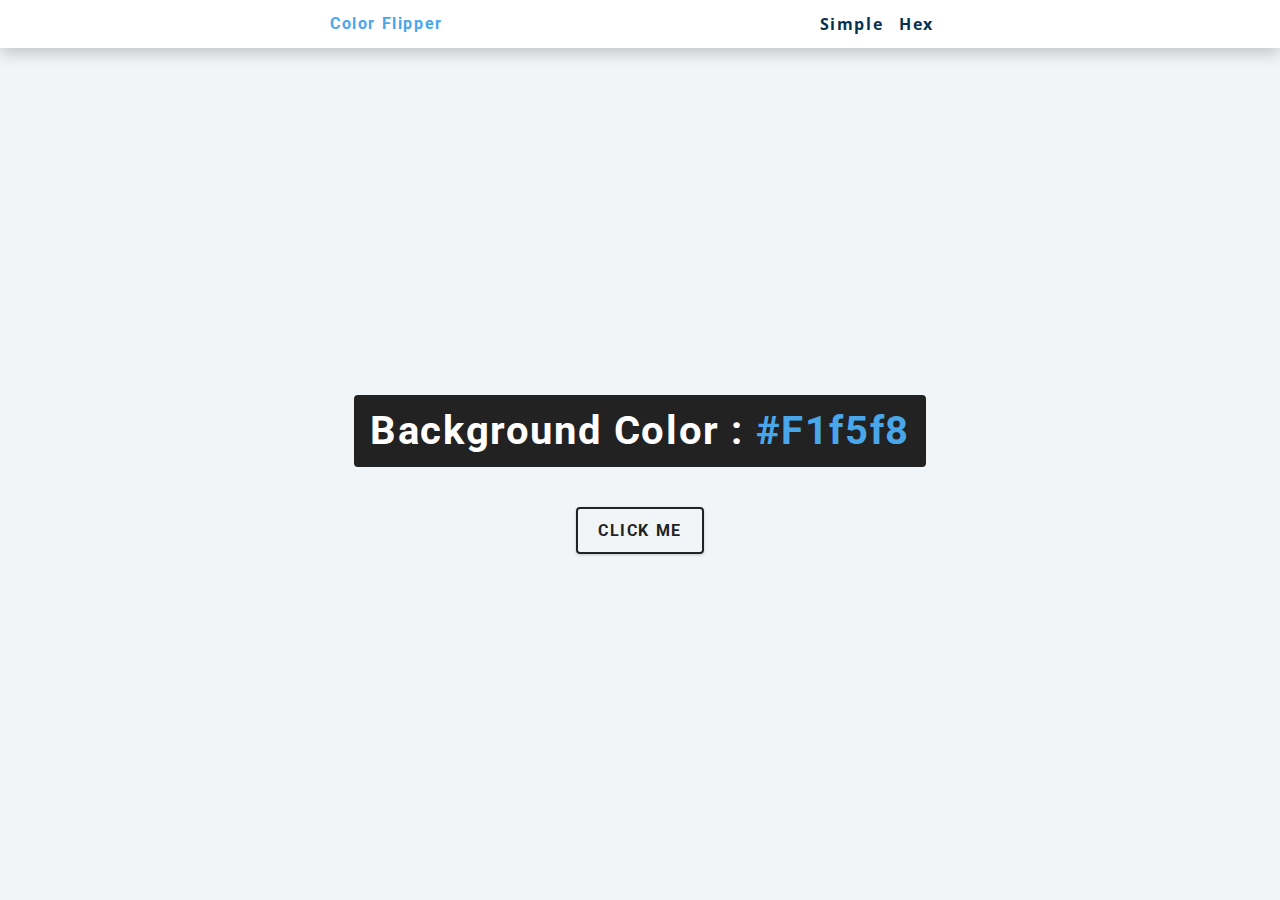
<file: Color flipper/index.html>
<!DOCTYPE html>
<html lang="en">
  <head>
    <meta charset="UTF-8" />
    <meta name="viewport" content="width=device-width, initial-scale=1.0" />
    <title>Color Flipper || Simple</title>

    <!-- styles -->
    <link rel="stylesheet" href="styles.css" />
  </head>
  <body>
    <nav>
     <div class="nav-center">
        <h4>color flipper</h4>
        <ul class="nav-links">
          <li><a href="index.html">Simple</a></li>
          <li><a href="hex.html">Hex</a></li>
        </ul>
      </div>
    </nav>
    <main>
      <div class="container">
        <h2>Background color : <span class="color">#f1f5f8</span></h2>
        <button class="btn btn-hero" id="btn">click me</button>
      </div>
    </main>
    
    <!-- javascript -->
    <script src="app.js"></script>
  </body>
</html>
</file>
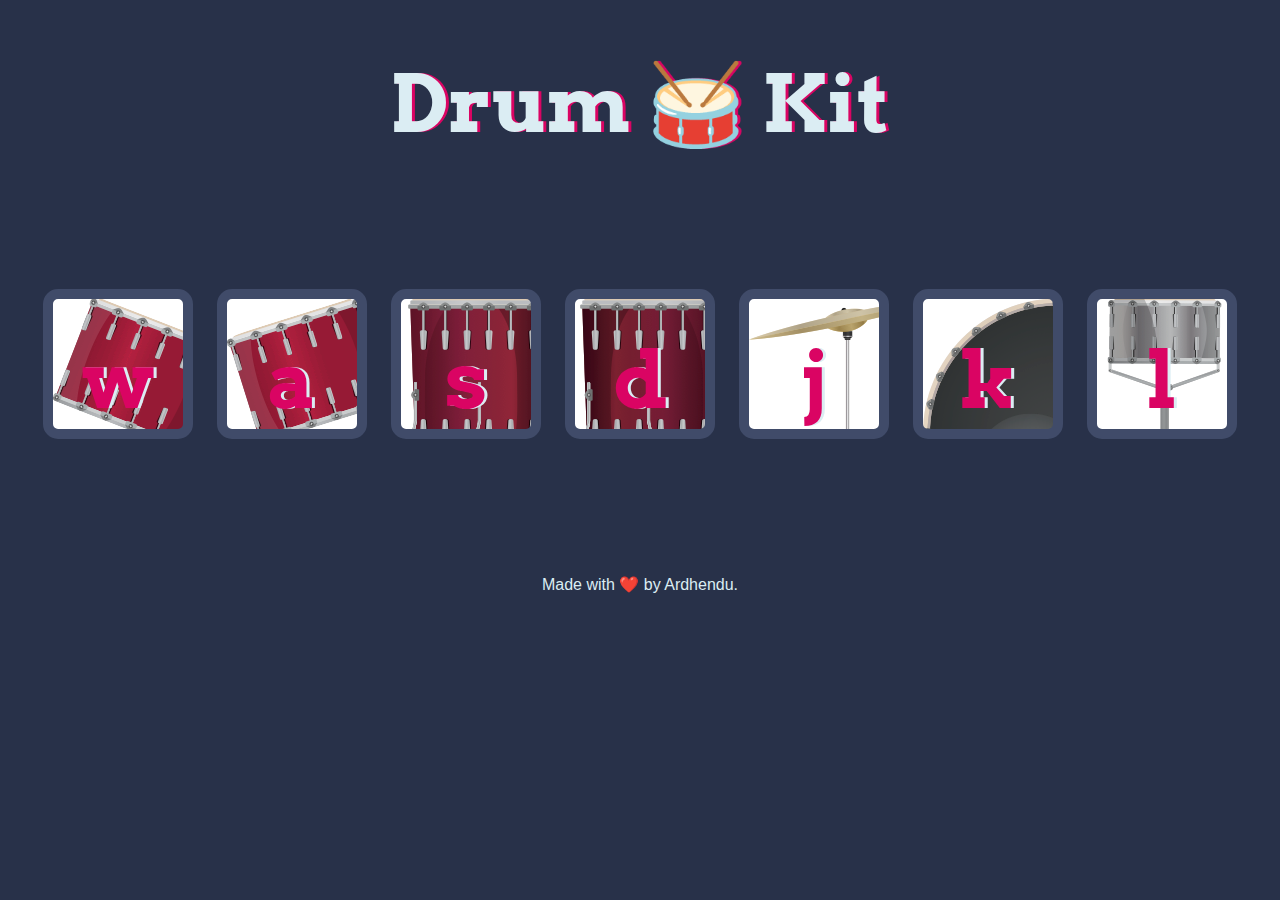
<file: Drum kit/index.html>
<!DOCTYPE html>
<html lang="en" dir="ltr">

<head>
  <meta charset="utf-8">
  <title>Drum Kit</title>
  <link rel="stylesheet" href="styles.css">
  <link href="https://fonts.googleapis.com/css?family=Arvo" rel="stylesheet">
</head>

<body>

  <h1 id="title">Drum 🥁 Kit</h1>
  <div class="set">
    <button class="w drum">w</button>
    <button class="a drum">a</button>
    <button class="s drum">s</button>
    <button class="d drum">d</button>
    <button class="j drum">j</button>
    <button class="k drum">k</button>
    <button class="l drum">l</button>
  </div>


  <footer>
    Made with ❤️ by Ardhendu.
  </footer>
<script src="index.js"></script>
<!-- <script src="test.js"></script> -->
</body>

</html>
</file>
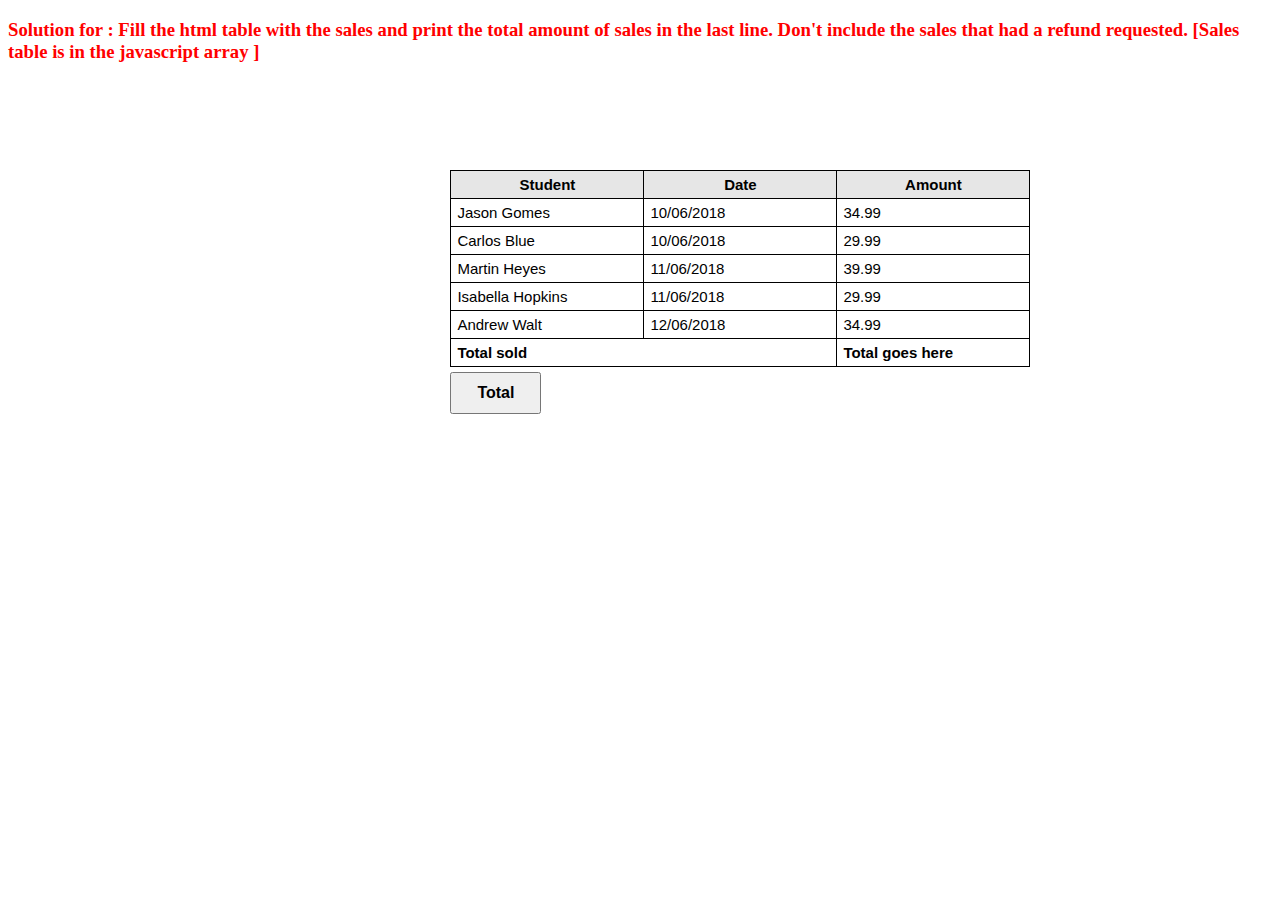
<file: FeesOfStudent/index.html>
<!DOCTYPE html>
<html lang="en">
<head>
    <meta charset="UTF-8">
    <meta http-equiv="X-UA-Compatible" content="IE=edge">
    <meta name="viewport" content="width=device-width, initial-scale=1.0">
    <link rel="stylesheet" href="style.css">
    <title>Accounts</title>
</head>
<body>
    <h3> Solution for :
        Fill the html table with the sales and print the total amount of sales in the last line. 
        Don't include the sales that had a refund requested. [Sales table is in the javascript array ]
    </h3>
    <div class="tableBox">
        <table>
            <tr>
                <th>Student</th>
                <th>Date</th>
                <th>Amount</th>

            </tr>

            <tbody id="course_sales">
                <tr>
                    <td class="s"></td>
                    <td class="d"> </td>
                    <td class="a"></td>
                </tr>
            </tbody>
            
            <tr style="font-weight: bold">
                    
                    <td colspan="2">Total sold</td>
                    <td id="total_sold">Total goes here</td>

                </tr>
            

        </table>
        <button type="submit" class="btn">Total</button>
    </div>
<script src="index.js"></script>
</body>
</html>
</file>
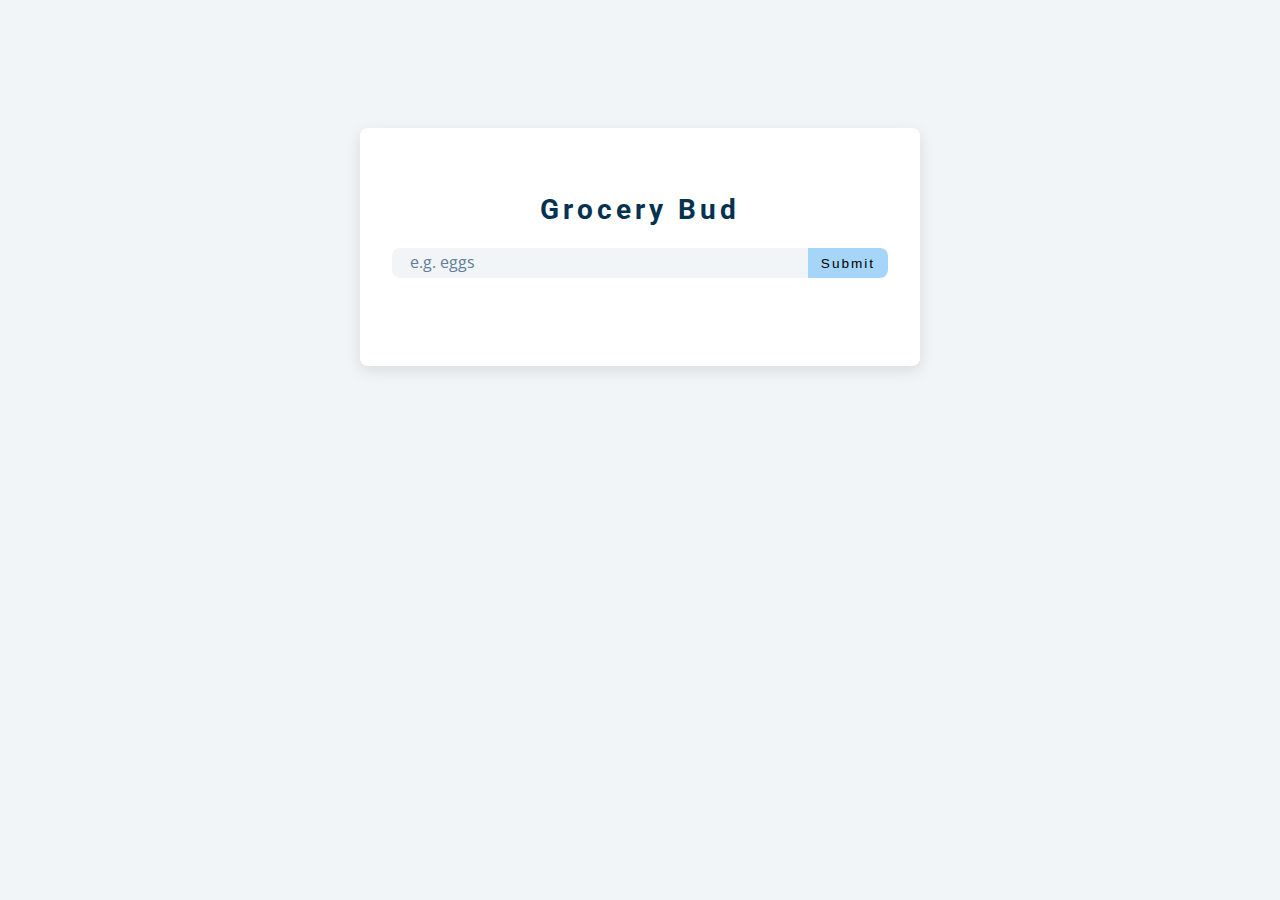
<file: Grocery buds/index.html>
<!DOCTYPE html>
<html lang="en">
  <head>
    <meta charset="UTF-8" />
    <meta name="viewport" content="width=device-width, initial-scale=1.0" />
    <title>Grocery Bud</title>
    <!-- font-awesome -->
    <link
      rel="stylesheet"
      href="https://cdnjs.cloudflare.com/ajax/libs/font-awesome/5.14.0/css/all.min.css"
    />
    <!-- styles -->
    <link rel="stylesheet" href="styles.css" />
  </head>
  <body>
    <section class="section-center">
      <!-- form -->
      <form class="grocery-form">
        <p class="alert"></p>
        <h3>grocery bud</h3>
        <div class="form-control">
          <input type="text" id="grocery" placeholder="e.g. eggs" />
          <button type="submit" class="submit-btn">submit</button>
        </div>
      </form>
      <!-- list -->
      <div class="grocery-container">
        <div class="grocery-list"></div>
        <button class="clear-btn">clear items</button>
      </div>
    </section>
    <!-- javascript -->
    <script src="app.js"></script>
  </body>
</html>
</file>
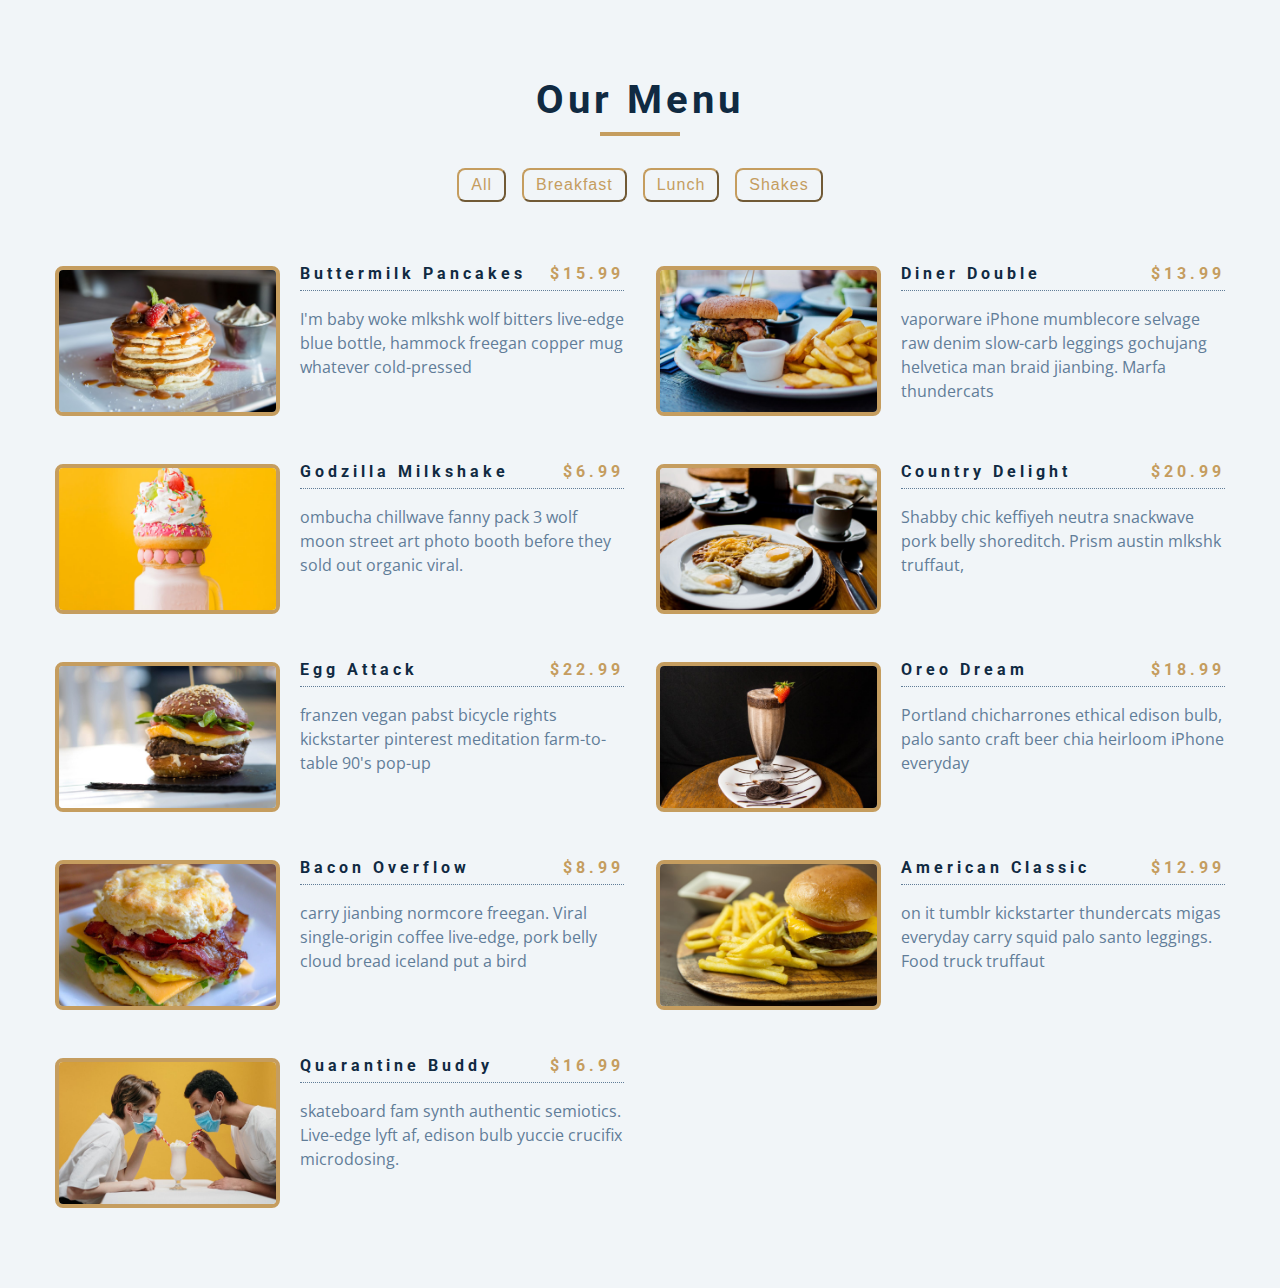
<file: hotel-menu/index.html>
<!DOCTYPE html>
<html lang="en">
  <head>
    <meta charset="UTF-8" />
    <meta name="viewport" content="width=device-width, initial-scale=1.0" />
    <title>Menu</title>
    <!-- font-awesome -->
    <link
      rel="stylesheet"
      href="https://cdnjs.cloudflare.com/ajax/libs/font-awesome/5.14.0/css/all.min.css"
    />
    <!-- styles -->
    <link rel="stylesheet" href="styles.css" />
  </head>
  <body>
    <section class="menu">
      <!-- title -->
      <div class="title">
        <h2>our menu</h2>
        <div class="underline"></div>
      </div>
      <!-- filter buttons -->
      <div class="btn-container">
        <button type="button" class="filter-btn" data-id="all">all</button>
        <button type="button" class="filter-btn" data-id="breakfast">
          breakfast
        </button>
        <button type="button" class="filter-btn" data-id="lunch">lunch</button>
        <button type="button" class="filter-btn" data-id="shakes">
          shakes
        </button>
      </div>
      <!-- menu items -->
      <div class="section-center">
        <!-- single item -->
        <article class="menu-item">
          <img src="./menu-item.jpeg" alt="menu item" class="photo" />
          <div class="item-info">
            <header>
              <h4>buttermilk pancakes</h4>
              <h4 class="price">$15</h4>
            </header>
            <p class="item-text">
              Lorem ipsum dolor sit amet consectetur adipisicing elit.
              Repudiandae, sint quam. Et reprehenderit fugiat nesciunt inventore
              laboriosam excepturi! Quo, officia.
            </p>
          </div>
        </article>
        <!-- end of single item -->
       
      </div>
    </section>
    <!-- javascript -->
    <script src="app.js"></script>
  </body>
</html>
</file>
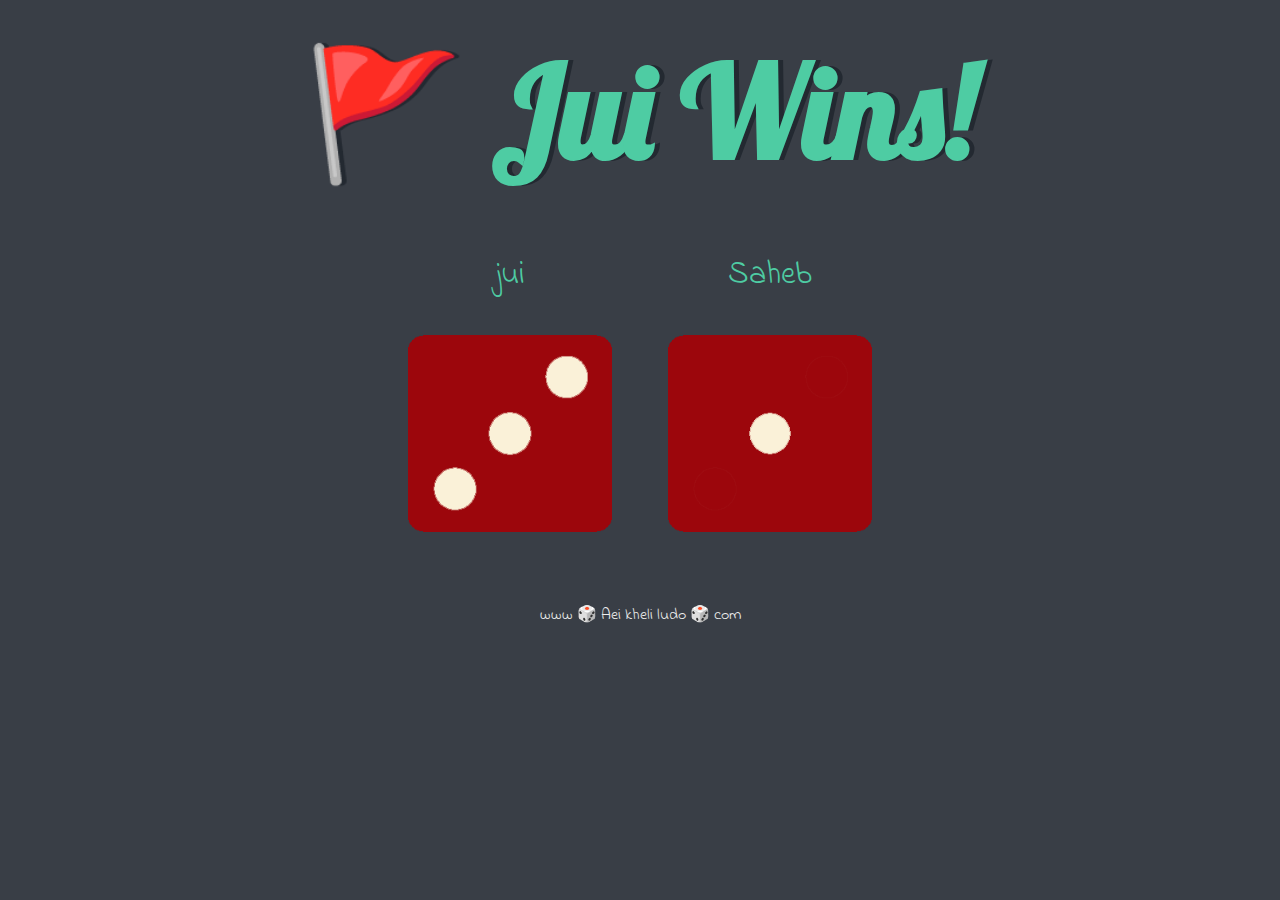
<file: Ludo/index.html>
<!DOCTYPE html>
<html lang="en" dir="ltr">
  <head>
    <meta charset="utf-8">
    <title>Dicee</title>
    <link rel="stylesheet" href="styles.css">
    <link href="https://fonts.googleapis.com/css?family=Indie+Flower|Lobster" rel="stylesheet">

  </head>
  <body>

    <div class="container">
      <h1>Refresh Me</h1>

      <div class="dice">
        <p>jui</p>
        <img class="img1" src="images/dice6.png">
      </div>

      <div class="dice">
        <p>Saheb</p>
        <img class="img2" src="images/dice6.png">
      </div>

    </div>

    <script src="index.js" charset="utf-8"></script>

      </body>

      <footer>
        www 🎲 Aei kheli ludo 🎲 com
      </footer>
    </html>
</file>
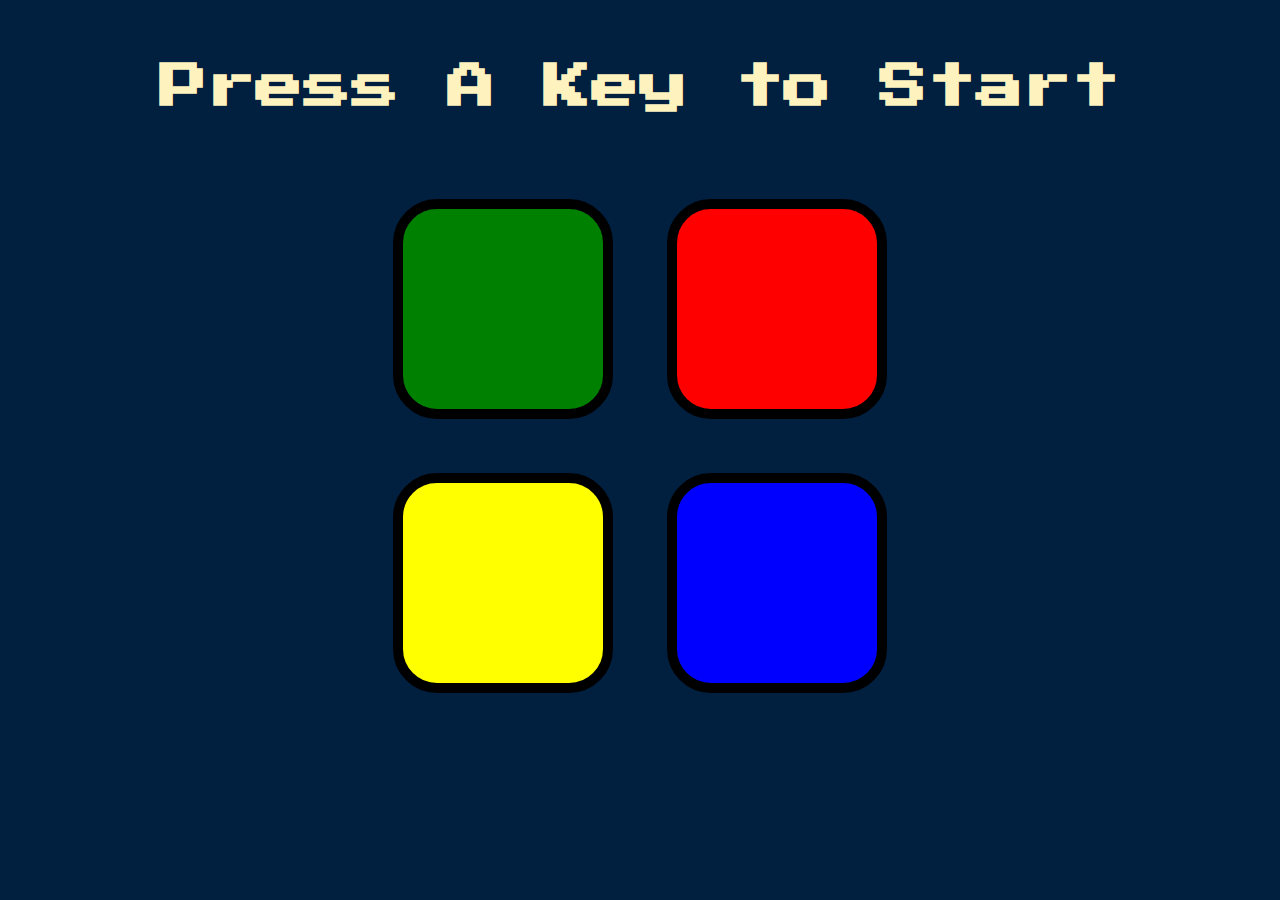
<file: Simon_Game/index.html>
<!DOCTYPE html>
<html lang="en" dir="ltr">

<head>
  <meta charset="utf-8">
  <title>Simon</title>
  <link rel="stylesheet" href="styles.css">
  <link href="https://fonts.googleapis.com/css?family=Press+Start+2P" rel="stylesheet">
</head>

<body>
  <h1 id="level-title">Press A Key to Start</h1>
  <div class="container">
    <div class="row">

      <div type="button" id="green" class="btn green">

      </div>

      <div type="button" id="red" class="btn red">

      </div>
    </div>

    <div class="row">

      <div type="button" id="yellow" class="btn yellow">

      </div>
      <div type="button" id="blue" class="btn blue">

      </div>

    </div>

  </div>
  <script src="https://ajax.googleapis.com/ajax/libs/jquery/3.6.0/jquery.min.js"></script>   
<script src="game.js"></script>
</body>

</html>
</file>
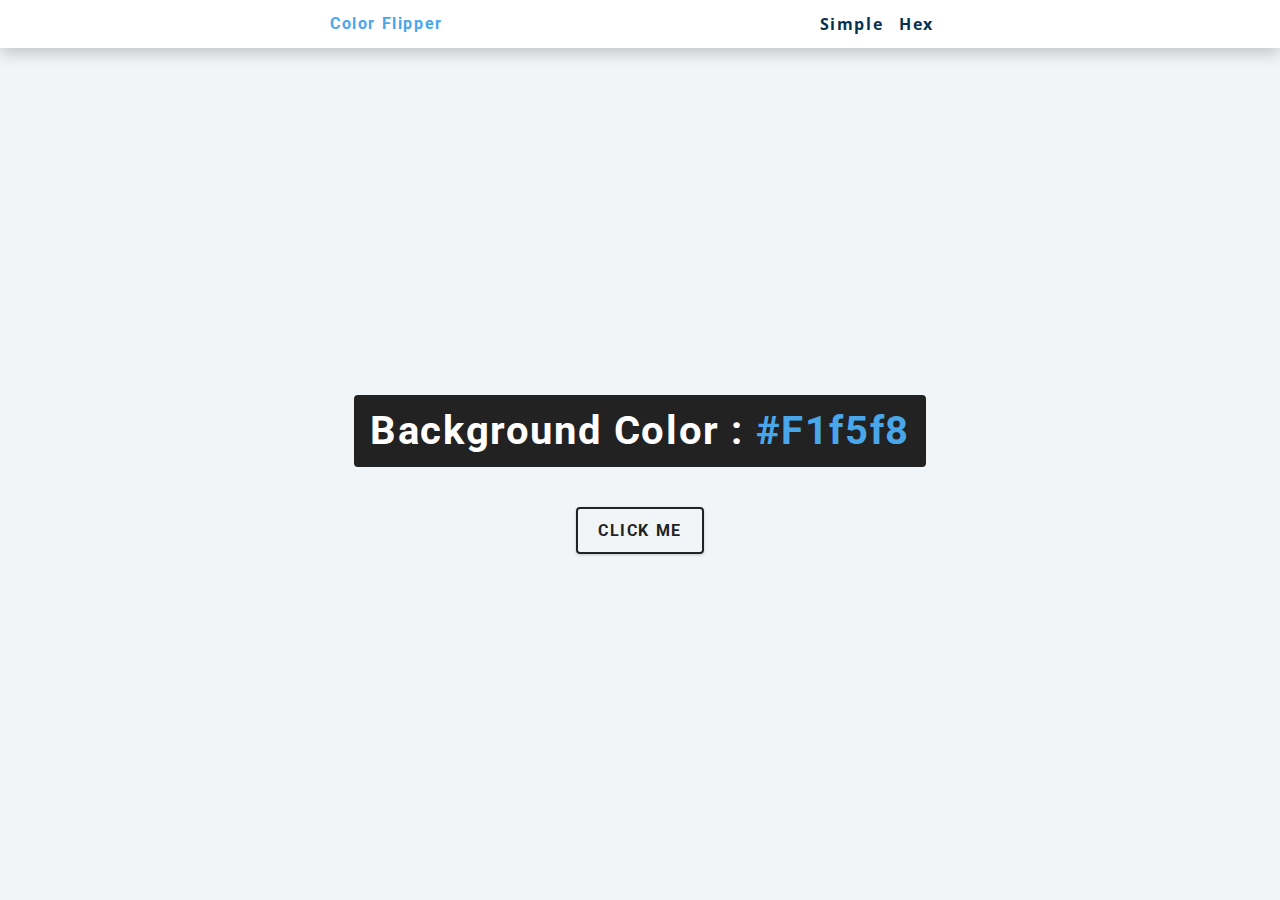
<file: Color flipper/hex.html>
<!DOCTYPE html>
<html lang="en">
  <head>
    <meta charset="UTF-8" />
    <meta name="viewport" content="width=device-width, initial-scale=1.0" />
    <title>
      Color Flipper || Simple
    </title>

    <!-- styles -->
    <link rel="stylesheet" href="styles.css" />
  </head>

  <body>
    <nav>
      <div class="nav-center">
        <h4>color flipper</h4>
        <ul class="nav-links">
          <li><a href="index.html">simple</a></li>
          <li><a href="hex.html">hex</a></li>
        </ul>
      </div>
    </nav>
    <main>
      <div class="container">
        <h2>background color : <span class="color">#f1f5f8</span></h2>
        <button class="btn btn-hero" id="btn">click me</button>
      </div>
    </main>
    <!-- javascript -->
    <script src="hex.js"></script>
  </body>
</html>
</file>
<file: Color flipper/styles.css>
/*
=============== 
Fonts
===============
*/
@import url("https://fonts.googleapis.com/css?family=Open+Sans|Roboto:400,700&display=swap");

/*
=============== 
Variables
===============
*/

:root {
  /* dark shades of primary color*/
  --clr-primary-1: hsl(205, 86%, 17%);
  --clr-primary-2: hsl(205, 77%, 27%);
  --clr-primary-3: hsl(205, 72%, 37%);
  --clr-primary-4: hsl(205, 63%, 48%);
  /* primary/main color */
  --clr-primary-5: hsl(205, 78%, 60%);
  /* lighter shades of primary color */
  --clr-primary-6: hsl(205, 89%, 70%);
  --clr-primary-7: hsl(205, 90%, 76%);
  --clr-primary-8: hsl(205, 86%, 81%);
  --clr-primary-9: hsl(205, 90%, 88%);
  --clr-primary-10: hsl(205, 100%, 96%);
  /* darkest grey - used for headings */
  --clr-grey-1: hsl(209, 61%, 16%);
  --clr-grey-2: hsl(211, 39%, 23%);
  --clr-grey-3: hsl(209, 34%, 30%);
  --clr-grey-4: hsl(209, 28%, 39%);
  /* grey used for paragraphs */
  --clr-grey-5: hsl(210, 22%, 49%);
  --clr-grey-6: hsl(209, 23%, 60%);
  --clr-grey-7: hsl(211, 27%, 70%);
  --clr-grey-8: hsl(210, 31%, 80%);
  --clr-grey-9: hsl(212, 33%, 89%);
  --clr-grey-10: hsl(210, 36%, 96%);
  --clr-white: #fff;
  --clr-red-dark: hsl(360, 67%, 44%);
  --clr-red-light: hsl(360, 71%, 66%);
  --clr-green-dark: hsl(125, 67%, 44%);
  --clr-green-light: hsl(125, 71%, 66%);
  --clr-black: #222;
  --ff-primary: "Roboto", sans-serif;
  --ff-secondary: "Open Sans", sans-serif;
  --transition: all 0.3s linear;
  --spacing: 0.1rem;
  --radius: 0.25rem;
  --light-shadow: 0 5px 15px rgba(0, 0, 0, 0.1);
  --dark-shadow: 0 5px 15px rgba(0, 0, 0, 0.2);
  --max-width: 1170px;
  --fixed-width: 620px;
}
/*
=============== 
Global Styles
===============
*/

*,
::after,
::before {
  margin: 0;
  padding: 0;
  box-sizing: border-box;
}
body {
  font-family: var(--ff-secondary);
  background: var(--clr-grey-10);
  color: var(--clr-grey-1);
  line-height: 1.5;
  font-size: 0.875rem;
}
ul {
  list-style-type: none;
}
a {
  text-decoration: none;
}
h1,
h2,
h3,
h4 {
  letter-spacing: var(--spacing);
  text-transform: capitalize;
  line-height: 1.25;
  margin-bottom: 0.75rem;
  font-family: var(--ff-primary);
}
h1 {
  font-size: 3rem;
}
h2 {
  font-size: 2rem;
}
h3 {
  font-size: 1.25rem;
}
h4 {
  font-size: 0.875rem;
}
p {
  margin-bottom: 1.25rem;
  color: var(--clr-grey-5);
}
@media screen and (min-width: 800px) {
  h1 {
    font-size: 4rem;
  }
  h2 {
    font-size: 2.5rem;
  }
  h3 {
    font-size: 1.75rem;
  }
  h4 {
    font-size: 1rem;
  }
  body {
    font-size: 1rem;
  }
  h1,
  h2,
  h3,
  h4 {
    line-height: 1;
  }
}
/*  global classes */

/* section */
.section {
  padding: 5rem 0;
}

.section-center {
  width: 90vw;
  margin: 0 auto;
  max-width: 1170px;
}
@media screen and (min-width: 992px) {
  .section-center {
    width: 95vw;
  }
}
main {
  min-height: 100vh;
  display: grid;
  place-items: center;
}

/*
=============== 
Nav
===============
*/
nav {
  background: var(--clr-white);
  height: 3rem;
  display: grid;
  align-items: center;
  box-shadow: var(--dark-shadow);
}
.nav-center {
  width: 90vw;
  max-width: var(--fixed-width);
  margin: 0 auto;
  display: flex;
  align-items: center;
  justify-content: space-between;
}
.nav-center h4 {
  margin-bottom: 0;
  color: var(--clr-primary-5);
}
.nav-links {
  display: flex;
}
nav a {
  text-transform: capitalize;
  font-weight: 700;
  font-size: 1rem;
  color: var(--clr-primary-1);
  letter-spacing: var(--spacing);
  margin-right: 1rem;
}
nav a:hover {
  color: var(--clr-primary-5);
}
/*
=============== 
Container
===============
*/
main {
  min-height: calc(100vh - 3rem);
  display: grid;
  place-items: center;
}
.container {
  text-align: center;
}
.container h2 {
  background: var(--clr-black);
  color: var(--clr-white);
  padding: 1rem;
  border-radius: var(--radius);
  margin-bottom: 2.5rem;
}
.color {
  color: var(--clr-primary-5);
}
.btn-hero {
  font-family: var(--ff-primary);
  text-transform: uppercase;
  background: transparent;
  color: var(--clr-black);
  letter-spacing: var(--spacing);
  display: inline-block;
  font-weight: 700;
  transition: var(--transition);
  border: 2px solid var(--clr-black);
  cursor: pointer;
  box-shadow: 0 1px 3px rgba(0, 0, 0, 0.2);
  border-radius: var(--radius);
  font-size: 1rem;
  padding: 0.75rem 1.25rem;
}
.btn-hero:hover {
  color: var(--clr-white);
  background: var(--clr-black);
}
</file>
<file: Drum kit/styles.css>
body {
  text-align: center;
  background-color: #283149;
}

h1 {
  font-size: 5rem;
  color: #DBEDF3;
  font-family: "Arvo", cursive;
  text-shadow: 3px 0 #DA0463;

}

footer {
  color: #DBEDF3;
  font-family: sans-serif;
}

.w {
  background-image: url(images/tom1.png);
}

.a {
  background-image: url(images/tom2.png);
}

.s {
  background-image: url(images/tom3.png);
}

.d {
  background-image: url(images/tom4.png);
}

.j {
  background-image: url(images/crash.png);
}

.k {
  background-image: url(images/kick.png);
}

.l {
  background-image: url(images/snare.png);
}

.set {
  margin: 10% auto;
}

.game-over {
  background-color: red;
  opacity: 0.8;
}

.pressed {
  box-shadow: 0 3px 4px 0 #DBEDF3;
  opacity: 0.5;
}

.red {
  color: red;
}

.drum {
  outline: none;
  border: 10px solid #404B69;
  font-size: 5rem;
  font-family: 'Arvo', cursive;
  line-height: 2;
  font-weight: 900;
  color: #DA0463;
  text-shadow: 3px 0 #DBEDF3;
  border-radius: 15px;
  display: inline-block;
  width: 150px;
  height: 150px;
  text-align: center;
  margin: 10px;
  background-color: white;
}
</file>
<file: FeesOfStudent/style.css>
.tableBox {
    padding: 7% 35%;
    overflow-x: auto;
    width: 100%;
}

.tableBox table {
    max-width: 900px;
    border-collapse: collapse;
    font-family: arial;
}


 .tableBox table td,th {
    padding: 5px 0;
    min-width: 180px;
    border: solid 1px black;
    font-size: 15px;

}

.tableBox table th {
    text-align: center;
    background-color: rgb(230,230,230);
}

.tableBox table td {
    padding: 5px 6px;
}
button{
    margin-top: 5px;
    padding: 10px 25px;
    font-size: 1rem ;
    font-weight: 900;
   
}


h3{
    color: red;
}
</file>
<file: Grocery buds/styles.css>
/*
=============== 
Fonts
===============
*/
@import url("https://fonts.googleapis.com/css?family=Open+Sans|Roboto:400,700&display=swap");

/*
=============== 
Variables
===============
*/

:root {
  /* dark shades of primary color*/
  --clr-primary-1: hsl(205, 86%, 17%);
  --clr-primary-2: hsl(205, 77%, 27%);
  --clr-primary-3: hsl(205, 72%, 37%);
  --clr-primary-4: hsl(205, 63%, 48%);
  /* primary/main color */
  --clr-primary-5: #49a6e9;
  /* lighter shades of primary color */
  --clr-primary-6: hsl(205, 89%, 70%);
  --clr-primary-7: hsl(205, 90%, 76%);
  --clr-primary-8: hsl(205, 86%, 81%);
  --clr-primary-9: hsl(205, 90%, 88%);
  --clr-primary-10: hsl(205, 100%, 96%);
  /* darkest grey - used for headings */
  --clr-grey-1: hsl(209, 61%, 16%);
  --clr-grey-2: hsl(211, 39%, 23%);
  --clr-grey-3: hsl(209, 34%, 30%);
  --clr-grey-4: hsl(209, 28%, 39%);
  /* grey used for paragraphs */
  --clr-grey-5: hsl(210, 22%, 49%);
  --clr-grey-6: hsl(209, 23%, 60%);
  --clr-grey-7: hsl(211, 27%, 70%);
  --clr-grey-8: hsl(210, 31%, 80%);
  --clr-grey-9: hsl(212, 33%, 89%);
  --clr-grey-10: hsl(210, 36%, 96%);
  --clr-white: #fff;
  --clr-red-dark: hsl(360, 67%, 44%);
  --clr-red-light: hsl(360, 71%, 66%);
  --clr-green-dark: hsl(125, 67%, 44%);
  --clr-green-light: hsl(125, 71%, 66%);
  --clr-black: #222;
  --ff-primary: "Roboto", sans-serif;
  --ff-secondary: "Open Sans", sans-serif;
  --transition: all 0.3s linear;
  --spacing: 0.25rem;
  --radius: 0.5rem;
  --light-shadow: 0 5px 15px rgba(0, 0, 0, 0.1);
  --dark-shadow: 0 5px 15px rgba(0, 0, 0, 0.2);
  --max-width: 1170px;
  --fixed-width: 620px;
}
/*
=============== 
Global Styles
===============
*/

*,
::after,
::before {
  margin: 0;
  padding: 0;
  box-sizing: border-box;
}
body {
  /* font-family: var(--ff-secondary); */
  background: var(--clr-grey-10);
  color: var(--clr-grey-1);
  line-height: 1.5;
  font-size: 0.875rem;
}
ul {
  list-style-type: none;
}
a {
  text-decoration: none;
}
img:not(.logo) {
  width: 100%;
}
img {
  display: block;
}

h1,
h2,
h3,
h4 {
  letter-spacing: var(--spacing);
  text-transform: capitalize;
  line-height: 1.25;
  margin-bottom: 0.75rem;
  font-family: var(--ff-primary);
}
h1 {
  font-size: 3rem;
}
h2 {
  font-size: 2rem;
}
h3 {
  font-size: 1.25rem;
}
h4 {
  font-size: 0.875rem;
}
p {
  margin-bottom: 1.25rem;
  color: var(--clr-grey-5);
}
@media screen and (min-width: 800px) {
  h1 {
    font-size: 4rem;
  }
  h2 {
    font-size: 2.5rem;
  }
  h3 {
    font-size: 1.75rem;
  }
  h4 {
    font-size: 1rem;
  }
  body {
    font-size: 1rem;
  }
  h1,
  h2,
  h3,
  h4 {
    line-height: 1;
  }
}
/*  global classes */

.btn {
  text-transform: uppercase;
  background: transparent;
  color: var(--clr-black);
  padding: 0.375rem 0.75rem;
  letter-spacing: var(--spacing);
  display: inline-block;
  transition: var(--transition);
  font-size: 0.875rem;
  border: 2px solid var(--clr-black);
  cursor: pointer;
  box-shadow: 0 1px 3px rgba(0, 0, 0, 0.2);
  border-radius: var(--radius);
}
.btn:hover {
  color: var(--clr-white);
  background: var(--clr-black);
}
/* section */
.section {
  padding: 5rem 0;
}

.section-center {
  width: 90vw;
  margin: 0 auto;
  max-width: 35rem;
  margin-top: 8rem;
}
@media screen and (min-width: 992px) {
  .section-center {
    width: 95vw;
  }
}
main {
  min-height: 100vh;
  display: grid;
  place-items: center;
}
/*
=============== 
Grocery List
===============
*/
.section-center {
  background: var(--clr-white);
  border-radius: var(--radius);
  box-shadow: var(--light-shadow);
  transition: var(--transition);
  padding: 2rem;
}
.section-center:hover {
  box-shadow: var(--dark-shadow);
}
.alert {
  margin-bottom: 1rem;
  height: 1.25rem;
  display: grid;
  align-items: center;
  text-align: center;
  font-size: 0.7rem;
  border-radius: 0.25rem;
  letter-spacing: var(--spacing);
  text-transform: capitalize;
}
.alert-danger {
  color: #721c24;
  background: #f8d7da;
}
.alert-success {
  color: #155724;
  background: #d4edda;
}
.grocery-form h3 {
  color: var(--clr-primary-1);
  margin-bottom: 1.5rem;
  text-align: center;
}
.form-control {
  display: flex;
  justify-content: center;
}
#grocery {
  padding: 0.25rem;
  padding-left: 1rem;
  background: var(--clr-grey-10);
  border-top-left-radius: var(--radius);
  border-bottom-left-radius: var(--radius);
  border-color: transparent;
  font-size: 1rem;
  flex: 1 0 auto;
  color: var(--clr-grey-5);
}
#grocery::placeholder {
  font-family: var(--ff-secondary);
  color: var(--clr-grey-5);
}
.submit-btn {
  background: var(--clr-primary-8);
  border-color: transparent;
  flex: 0 0 5rem;
  display: grid;
  align-items: center;
  padding: 0.25rem;
  text-transform: capitalize;
  letter-spacing: 2px;
  border-top-right-radius: var(--radius);
  border-bottom-right-radius: var(--radius);
  cursor: pointer;
  content: var(--clr-primary-5);
  transition: var(--transition);
  font-size: 0.85rem;
}
.submit-btn:hover {
  background: var(--clr-primary-5);
  color: var(--clr-white);
}

.grocery-container {
  margin-top: 2rem;
  transition: var(--transition);
  visibility: hidden;
}
.show-container {
  visibility: visible;
}
.grocery-item {
  display: flex;
  align-items: center;
  justify-content: space-between;
  margin-bottom: 0.5rem;
  transition: var(--transition);
  padding: 0.25rem 1rem;
  border-radius: var(--radius);
  text-transform: capitalize;
}
.grocery-item:hover {
  color: var(--clr-grey-5);
  background: var(--clr-grey-10);
}
.grocery-item:hover .title {
  color: var(--clr-grey-5);
}
.title {
  margin-bottom: 0;
  color: var(--clr-grey-1);
  letter-spacing: 2px;
  transition: var(--transition);
}
.edit-btn,
.delete-btn {
  background: transparent;
  border-color: transparent;
  cursor: pointer;
  font-size: 0.7rem;
  margin: 0 0.15rem;
  transition: var(--transition);
}
.edit-btn {
  color: var(--clr-green-light);
}
.edit-btn:hover {
  color: var(--clr-green-dark);
}
.delete-btn {
  color: var(--clr-red-light);
}
.delete-btn:hover {
  color: var(--clr-red-dark);
}
.clear-btn {
  text-transform: capitalize;
  width: 10rem;
  height: 1.5rem;
  display: grid;
  align-items: center;
  background: transparent;
  border-color: transparent;
  color: var(--clr-red-light);
  margin: 0 auto;
  font-size: 0.85rem;
  letter-spacing: var(--spacing);
  cursor: pointer;
  transition: var(--transition);
  margin-top: 1.25rem;
}
.clear-btn:hover {
  color: var(--clr-red-dark);
}
</file>
<file: hotel-menu/styles.css>
/*
=============== 
Fonts
===============
*/
@import url("https://fonts.googleapis.com/css?family=Open+Sans|Roboto:400,700&display=swap");

/*
=============== 
Variables
===============
*/

:root {
  /* dark shades of primary color*/
  --clr-primary-1: hsl(205, 86%, 17%);
  --clr-primary-2: hsl(205, 77%, 27%);
  --clr-primary-3: hsl(205, 72%, 37%);
  --clr-primary-4: hsl(205, 63%, 48%);
  /* primary/main color */
  --clr-primary-5: #49a6e9;
  /* lighter shades of primary color */
  --clr-primary-6: hsl(205, 89%, 70%);
  --clr-primary-7: hsl(205, 90%, 76%);
  --clr-primary-8: hsl(205, 86%, 81%);
  --clr-primary-9: hsl(205, 90%, 88%);
  --clr-primary-10: hsl(205, 100%, 96%);
  /* darkest grey - used for headings */
  --clr-grey-1: hsl(209, 61%, 16%);
  --clr-grey-2: hsl(211, 39%, 23%);
  --clr-grey-3: hsl(209, 34%, 30%);
  --clr-grey-4: hsl(209, 28%, 39%);
  /* grey used for paragraphs */
  --clr-grey-5: hsl(210, 22%, 49%);
  --clr-grey-6: hsl(209, 23%, 60%);
  --clr-grey-7: hsl(211, 27%, 70%);
  --clr-grey-8: hsl(210, 31%, 80%);
  --clr-grey-9: hsl(212, 33%, 89%);
  --clr-grey-10: hsl(210, 36%, 96%);
  --clr-white: #fff;
  --clr-red-dark: hsl(360, 67%, 44%);
  --clr-red-light: hsl(360, 71%, 66%);
  --clr-green-dark: hsl(125, 67%, 44%);
  --clr-green-light: hsl(125, 71%, 66%);
  --clr-gold: #c59d5f;
  --clr-black: #222;
  --ff-primary: "Roboto", sans-serif;
  --ff-secondary: "Open Sans", sans-serif;
  --transition: all 0.3s linear;
  --spacing: 0.25rem;
  --radius: 0.5rem;
  --light-shadow: 0 5px 15px rgba(0, 0, 0, 0.1);
  --dark-shadow: 0 5px 15px rgba(0, 0, 0, 0.2);
  --max-width: 1170px;
  --fixed-width: 620px;
}
/*
=============== 
Global Styles
===============
*/

*,
::after,
::before {
  margin: 0;
  padding: 0;
  box-sizing: border-box;
}
body {
  font-family: var(--ff-secondary);
  background: var(--clr-grey-10);
  color: var(--clr-grey-1);
  line-height: 1.5;
  font-size: 0.875rem;
}
ul {
  list-style-type: none;
}
a {
  text-decoration: none;
}
img:not(.logo) {
  width: 100%;
}
img {
  display: block;
}

h1,
h2,
h3,
h4 {
  letter-spacing: var(--spacing);
  text-transform: capitalize;
  line-height: 1.25;
  margin-bottom: 0.75rem;
  font-family: var(--ff-primary);
}
h1 {
  font-size: 3rem;
}
h2 {
  font-size: 2rem;
}
h3 {
  font-size: 1.25rem;
}
h4 {
  font-size: 0.875rem;
}
p {
  margin-bottom: 1.25rem;
  color: var(--clr-grey-5);
}
@media screen and (min-width: 800px) {
  h1 {
    font-size: 4rem;
  }
  h2 {
    font-size: 2.5rem;
  }
  h3 {
    font-size: 1.75rem;
  }
  h4 {
    font-size: 1rem;
  }
  body {
    font-size: 1rem;
  }
  h1,
  h2,
  h3,
  h4 {
    line-height: 1;
  }
}
/*  global classes */

.btn {
  text-transform: uppercase;
  background: transparent;
  color: var(--clr-black);
  padding: 0.375rem 0.75rem;
  letter-spacing: var(--spacing);
  display: inline-block;
  transition: var(--transition);
  font-size: 0.875rem;
  border: 2px solid var(--clr-black);
  cursor: pointer;
  box-shadow: 0 1px 3px rgba(0, 0, 0, 0.2);
  border-radius: var(--radius);
}
.btn:hover {
  color: var(--clr-white);
  background: var(--clr-black);
}
/* section */
.section {
  padding: 5rem 0;
}

main {
  min-height: 100vh;
  display: grid;
  place-items: center;
}
/*
=============== 
Menu
===============
*/

.menu {
  padding: 5rem 0;
}
.title {
  text-align: center;
  margin-bottom: 2rem;
}
.underline {
  width: 5rem;
  height: 0.25rem;
  background: var(--clr-gold);
  margin-left: auto;
  margin-right: auto;
}
.btn-container {
  margin-bottom: 4rem;
  display: flex;
  justify-content: center;
}
.filter-btn {
  background: transparent;
  border-color: var(--clr-gold);
  font-size: 1rem;
  text-transform: capitalize;
  margin: 0 0.5rem;
  letter-spacing: 1px;
  border-radius: var(--radius);
  padding: 0.375rem 0.75rem;
  color: var(--clr-gold);
  cursor: pointer;
  transition: var(--transition);
}
.filter-btn:hover {
  background: var(--clr-gold);
  color: var(--clr-white);
}
.section-center {
  width: 90vw;
  margin: 0 auto;
  max-width: 1170px;
  display: grid;
  gap: 3rem 2rem;
  justify-items: center;
}
.menu-item {
  display: grid;
  gap: 1rem 2rem;
  max-width: 25rem;
}
.photo {
  object-fit: cover;
  height: 200px;
  border: 0.25rem solid var(--clr-gold);
  border-radius: var(--radius);
}
.item-info header {
  display: flex;
  justify-content: space-between;
  border-bottom: 0.5px dotted var(--clr-grey-5);
}
.item-info h4 {
  margin-bottom: 0.5rem;
}
.price {
  color: var(--clr-gold);
}
.item-text {
  margin-bottom: 0;
  padding-top: 1rem;
}

@media screen and (min-width: 768px) {
  .menu-item {
    grid-template-columns: 225px 1fr;
    gap: 0 1.25rem;
    max-width: 40rem;
  }
  .photo {
    height: 175px;
  }
}
@media screen and (min-width: 1200px) {
  .section-center {
    width: 95vw;
    grid-template-columns: 1fr 1fr;
  }
  .photo {
    height: 150px;
  }
}
</file>
<file: Ludo/styles.css>
.container {
  width: 70%;
  margin: auto;
  text-align: center;
}

.dice {
  text-align: center;
  display: inline-block;

}

body {
  background-color: #393E46;
}

h1 {
  margin: 30px;
  font-family: 'Lobster', cursive;
  text-shadow: 5px 0 #232931;
  font-size: 8rem;
  color: #4ECCA3;
}

p {
  font-size: 2rem;
  color: #4ECCA3;
  font-family: 'Indie Flower', cursive;
}

img {
  width: 80%;
}

footer {
  margin-top: 5%;
  color: #EEEEEE;
  text-align: center;
  font-family: 'Indie Flower', cursive;

}
</file>
<file: Simon_Game/styles.css>
body {
  text-align: center;
  background-color: #011F3F;
}

#level-title {
  font-family: 'Press Start 2P', cursive;
  font-size: 3rem;
  margin:  5%;
  color: #FEF2BF;
}

.container {
  display: block;
  width: 50%;
  margin: auto;

}

.btn {
  margin: 25px;
  display: inline-block;
  height: 200px;
  width: 200px;
  border: 10px solid black;
  border-radius: 20%;
}

.game-over {
  background-color: red;
  opacity: 0.8;
}

.red {
  background-color: red;
}

.green {
  background-color: green;
}

.blue {
  background-color: blue;
}

.yellow {
  background-color: yellow;
}

.pressed {
  box-shadow: 0 0 20px white;
  background-color: grey;
}
</file>
